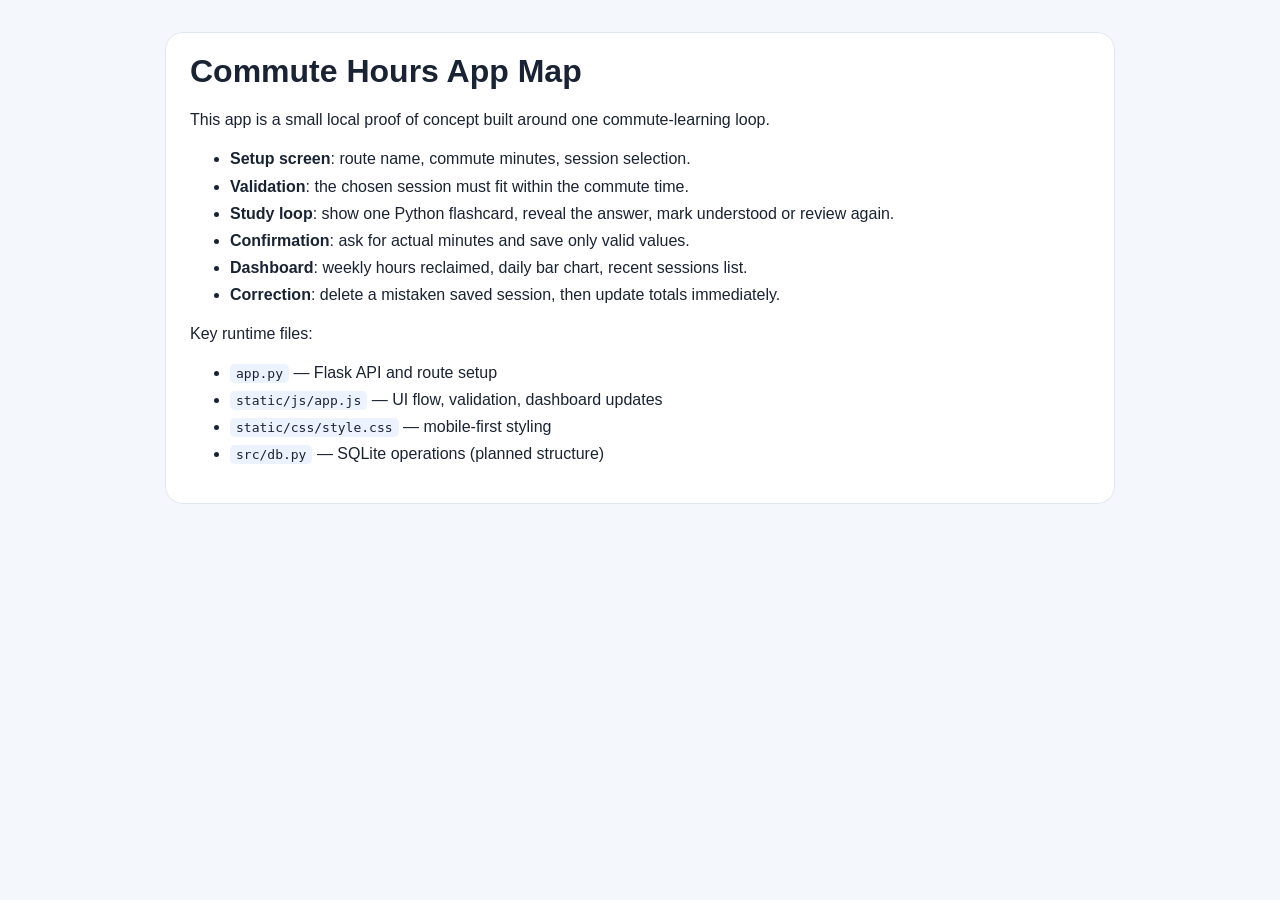
<file: devpost/app-map.html>
<!doctype html>
<html lang="en">
  <head>
    <meta charset="UTF-8" />
    <meta name="viewport" content="width=device-width, initial-scale=1.0" />
    <title>Commute Hours App Map</title>
    <style>
      body { font-family: Arial, sans-serif; background: #f4f7fb; margin: 0; padding: 32px 18px; color: #1a2333; }
      .wrap { max-width: 900px; margin: 0 auto; background: white; border: 1px solid #dfe7f3; border-radius: 18px; padding: 20px 24px; }
      h1 { margin-top: 0; }
      ul { line-height: 1.7; }
      code { background: #edf2ff; padding: 2px 6px; border-radius: 5px; }
    </style>
  </head>
  <body>
    <div class="wrap">
      <h1>Commute Hours App Map</h1>
      <p>This app is a small local proof of concept built around one commute-learning loop.</p>
      <ul>
        <li><strong>Setup screen</strong>: route name, commute minutes, session selection.</li>
        <li><strong>Validation</strong>: the chosen session must fit within the commute time.</li>
        <li><strong>Study loop</strong>: show one Python flashcard, reveal the answer, mark understood or review again.</li>
        <li><strong>Confirmation</strong>: ask for actual minutes and save only valid values.</li>
        <li><strong>Dashboard</strong>: weekly hours reclaimed, daily bar chart, recent sessions list.</li>
        <li><strong>Correction</strong>: delete a mistaken saved session, then update totals immediately.</li>
      </ul>
      <p>Key runtime files:</p>
      <ul>
        <li><code>app.py</code> — Flask API and route setup</li>
        <li><code>static/js/app.js</code> — UI flow, validation, dashboard updates</li>
        <li><code>static/css/style.css</code> — mobile-first styling</li>
        <li><code>src/db.py</code> — SQLite operations (planned structure)</li>
      </ul>
    </div>
  </body>
</html>
</file>
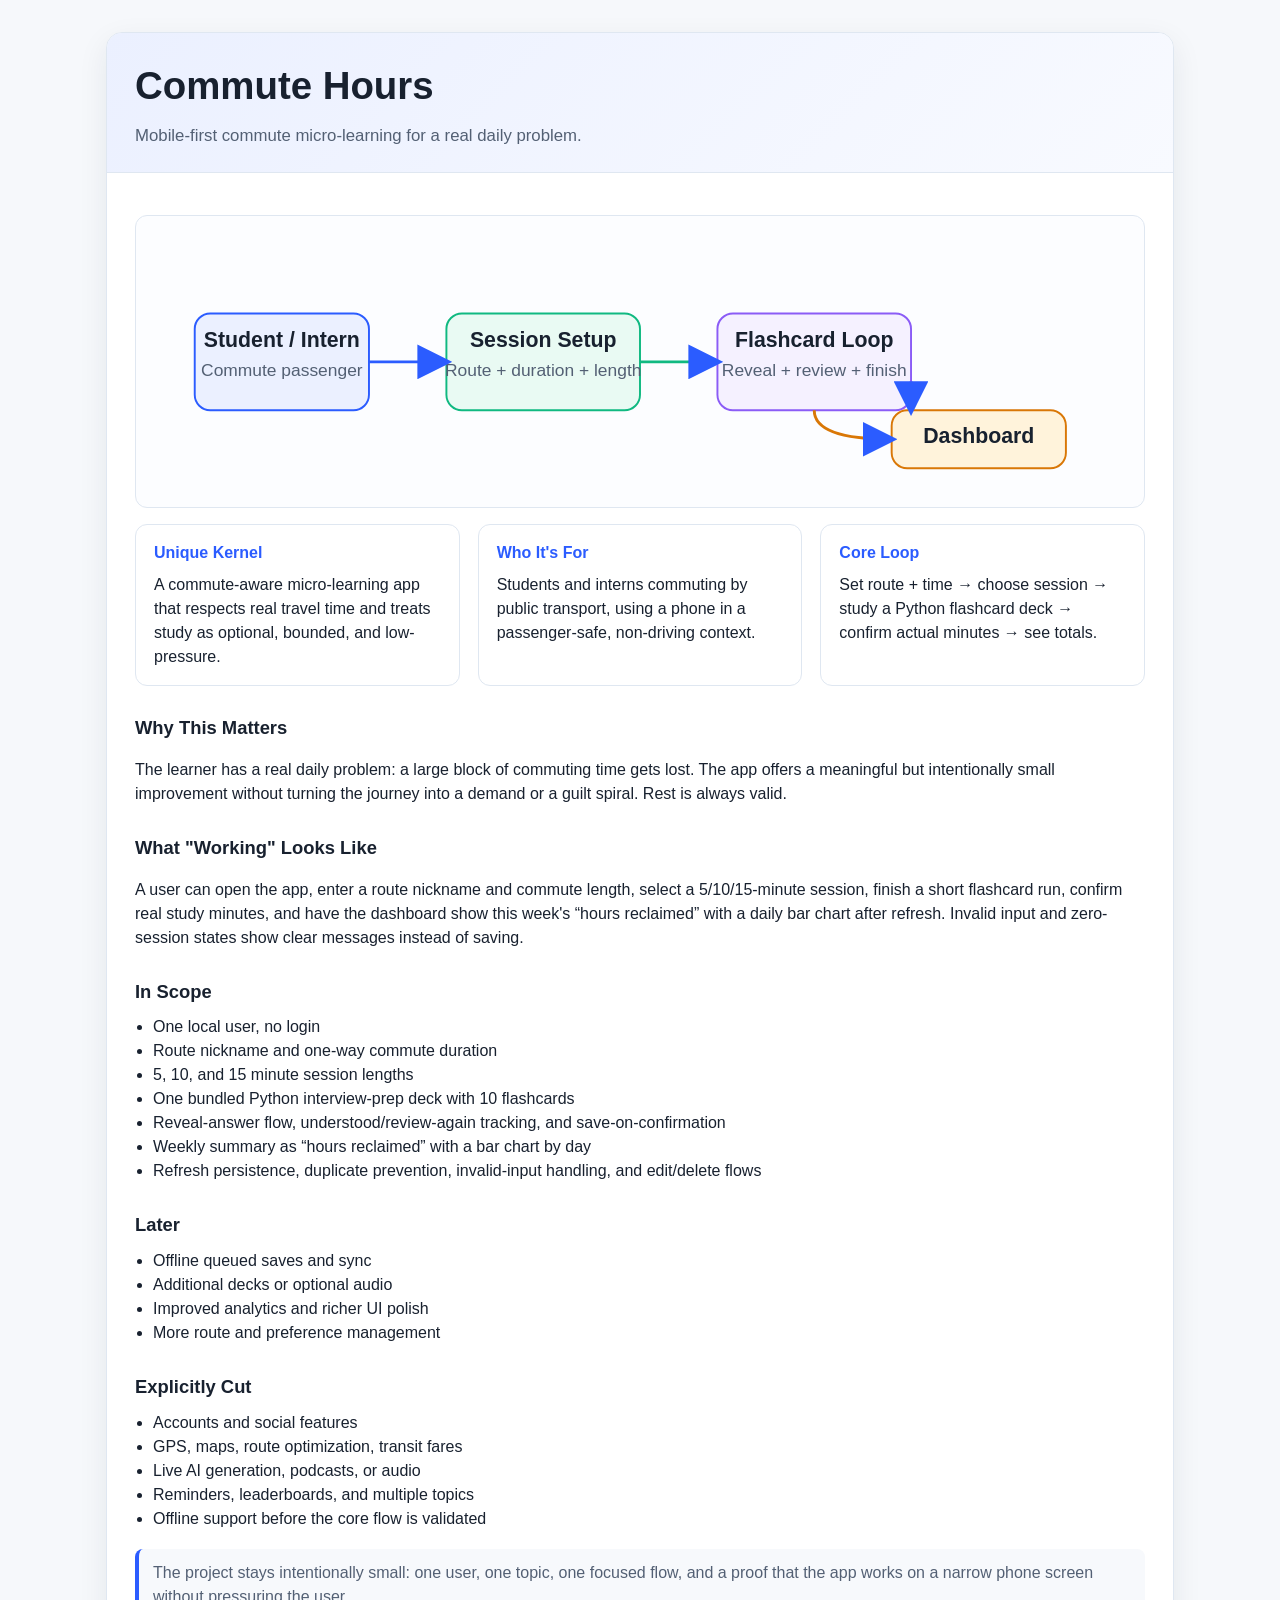
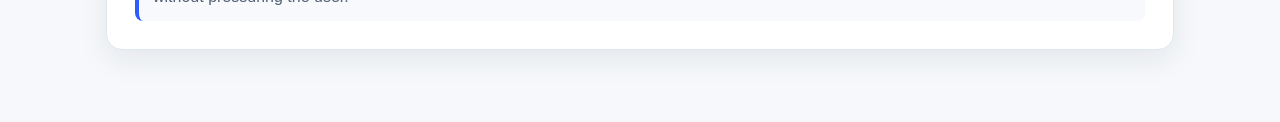
<file: devpost/scope.html>
<!DOCTYPE html>
<html lang="en">
  <head>
    <meta charset="UTF-8" />
    <meta name="viewport" content="width=device-width, initial-scale=1.0" />
    <title>Commute Hours Scope</title>
    <style>
      :root {
        --bg: #f6f8fb;
        --panel: #ffffff;
        --text: #18212f;
        --muted: #536074;
        --line: #dfe7f1;
        --primary: #2b5cff;
        --primary-soft: #ebf0ff;
        --accent: #10b981;
        --accent-soft: #e9faf3;
        --warn: #d97706;
        --shadow: rgba(24, 33, 47, 0.08);
      }

      * { box-sizing: border-box; }
      body {
        margin: 0;
        font-family: Arial, Helvetica, sans-serif;
        background: var(--bg);
        color: var(--text);
        line-height: 1.5;
      }

      .page {
        max-width: 1100px;
        margin: 32px auto;
        padding: 0 16px 40px;
      }

      .panel {
        background: var(--panel);
        border: 1px solid var(--line);
        border-radius: 16px;
        box-shadow: 0 10px 30px var(--shadow);
        overflow: hidden;
      }

      .header {
        background: linear-gradient(135deg, var(--primary-soft), #f8faff);
        border-bottom: 1px solid var(--line);
        padding: 24px 28px;
      }

      h1 {
        margin: 0 0 8px;
        font-size: clamp(2rem, 3vw, 2.8rem);
      }

      .subtitle {
        margin: 0;
        color: var(--muted);
        font-size: 1.05rem;
      }

      .content {
        padding: 24px 28px 28px;
      }

      .grid {
        display: grid;
        grid-template-columns: repeat(auto-fit, minmax(250px, 1fr));
        gap: 18px;
        margin-top: 16px;
      }

      .card {
        border: 1px solid var(--line);
        background: #fff;
        border-radius: 12px;
        padding: 16px 18px;
      }

      .card h2 {
        margin: 0 0 8px;
        font-size: 1rem;
        color: var(--primary);
      }

      .card p, .card li {
        margin: 0;
        color: var(--text);
      }

      .diagram {
        border: 1px solid var(--line);
        background: #fcfdff;
        border-radius: 12px;
        padding: 20px;
        margin: 18px 0 8px;
      }

      .diagram svg {
        width: 100%;
        height: auto;
        display: block;
      }

      .section {
        margin-top: 28px;
      }

      .section h3 {
        margin: 0 0 10px;
        font-size: 1.15rem;
      }

      .list {
        margin: 0;
        padding-left: 18px;
      }

      .badge {
        display: inline-block;
        border-radius: 999px;
        font-size: 0.72rem;
        padding: 6px 10px;
        font-weight: 700;
        letter-spacing: 0.03em;
        text-transform: uppercase;
      }

      .badge.in {
        background: var(--accent-soft);
        color: #0d7b55;
      }

      .badge.out {
        background: #fff3db;
        color: #8d5b00;
      }

      .badge.later {
        background: var(--primary-soft);
        color: var(--primary);
      }

      .note {
        margin-top: 18px;
        background: #f7f9fc;
        border-left: 4px solid var(--primary);
        padding: 12px 14px;
        border-radius: 8px;
        color: var(--muted);
      }

      @media (max-width: 640px) {
        .content { padding: 18px; }
        .header { padding: 20px 18px; }
      }
    </style>
  </head>
  <body>
    <div class="page">
      <div class="panel">
        <div class="header">
          <h1>Commute Hours</h1>
          <p class="subtitle">Mobile-first commute micro-learning for a real daily problem.</p>
        </div>

        <div class="content">
          <div class="diagram">
            <svg viewBox="0 0 1000 260" xmlns="http://www.w3.org/2000/svg" role="img" aria-label="Commute Hours project relationship diagram">
              <defs>
                <marker id="arrow" markerWidth="12" markerHeight="12" refX="10" refY="6" orient="auto">
                  <path d="M0,0 L0,12 L12,6 z" fill="#2b5cff" />
                </marker>
              </defs>

              <rect x="40" y="80" width="180" height="100" rx="16" fill="#ebf0ff" stroke="#2b5cff" stroke-width="2" />
              <text x="130" y="115" text-anchor="middle" font-size="22" font-weight="700" fill="#18212f">Student / Intern</text>
              <text x="130" y="145" text-anchor="middle" font-size="18" fill="#536074">Commute passenger</text>

              <rect x="300" y="80" width="200" height="100" rx="16" fill="#e9faf3" stroke="#10b981" stroke-width="2" />
              <text x="400" y="115" text-anchor="middle" font-size="22" font-weight="700" fill="#18212f">Session Setup</text>
              <text x="400" y="145" text-anchor="middle" font-size="18" fill="#536074">Route + duration + length</text>

              <rect x="580" y="80" width="200" height="100" rx="16" fill="#f5f1ff" stroke="#8b5cf6" stroke-width="2" />
              <text x="680" y="115" text-anchor="middle" font-size="22" font-weight="700" fill="#18212f">Flashcard Loop</text>
              <text x="680" y="145" text-anchor="middle" font-size="18" fill="#536074">Reveal + review + finish</text>

              <rect x="760" y="180" width="180" height="60" rx="16" fill="#fff3db" stroke="#d97706" stroke-width="2" />
              <text x="850" y="214" text-anchor="middle" font-size="22" font-weight="700" fill="#18212f">Dashboard</text>

              <path d="M220 130 H300" stroke="#2b5cff" stroke-width="3" fill="none" marker-end="url(#arrow)"/>
              <path d="M500 130 H580" stroke="#10b981" stroke-width="3" fill="none" marker-end="url(#arrow)"/>
              <path d="M780 150 V180" stroke="#8b5cf6" stroke-width="3" fill="none" marker-end="url(#arrow)"/>
              <path d="M680 180 Q680 210 760 210" stroke="#d97706" stroke-width="3" fill="none" marker-end="url(#arrow)"/>
            </svg>
          </div>

          <div class="grid">
            <div class="card">
              <h2>Unique Kernel</h2>
              <p>A commute-aware micro-learning app that respects real travel time and treats study as optional, bounded, and low-pressure.</p>
            </div>
            <div class="card">
              <h2>Who It's For</h2>
              <p>Students and interns commuting by public transport, using a phone in a passenger-safe, non-driving context.</p>
            </div>
            <div class="card">
              <h2>Core Loop</h2>
              <p>Set route + time → choose session → study a Python flashcard deck → confirm actual minutes → see totals.</p>
            </div>
          </div>

          <div class="section">
            <h3>Why This Matters</h3>
            <p>The learner has a real daily problem: a large block of commuting time gets lost. The app offers a meaningful but intentionally small improvement without turning the journey into a demand or a guilt spiral. Rest is always valid.</p>
          </div>

          <div class="section">
            <h3>What "Working" Looks Like</h3>
            <p>A user can open the app, enter a route nickname and commute length, select a 5/10/15-minute session, finish a short flashcard run, confirm real study minutes, and have the dashboard show this week's “hours reclaimed” with a daily bar chart after refresh. Invalid input and zero-session states show clear messages instead of saving.</p>
          </div>

          <div class="section">
            <h3>In Scope</h3>
            <ul class="list">
              <li>One local user, no login</li>
              <li>Route nickname and one-way commute duration</li>
              <li>5, 10, and 15 minute session lengths</li>
              <li>One bundled Python interview-prep deck with 10 flashcards</li>
              <li>Reveal-answer flow, understood/review-again tracking, and save-on-confirmation</li>
              <li>Weekly summary as “hours reclaimed” with a bar chart by day</li>
              <li>Refresh persistence, duplicate prevention, invalid-input handling, and edit/delete flows</li>
            </ul>
          </div>

          <div class="section">
            <h3>Later</h3>
            <ul class="list">
              <li>Offline queued saves and sync</li>
              <li>Additional decks or optional audio</li>
              <li>Improved analytics and richer UI polish</li>
              <li>More route and preference management</li>
            </ul>
          </div>

          <div class="section">
            <h3>Explicitly Cut</h3>
            <ul class="list">
              <li>Accounts and social features</li>
              <li>GPS, maps, route optimization, transit fares</li>
              <li>Live AI generation, podcasts, or audio</li>
              <li>Reminders, leaderboards, and multiple topics</li>
              <li>Offline support before the core flow is validated</li>
            </ul>
          </div>

          <div class="note">
            The project stays intentionally small: one user, one topic, one focused flow, and a proof that the app works on a narrow phone screen without pressuring the user.
          </div>
        </div>
      </div>
    </div>
  </body>
</html>
</file>
